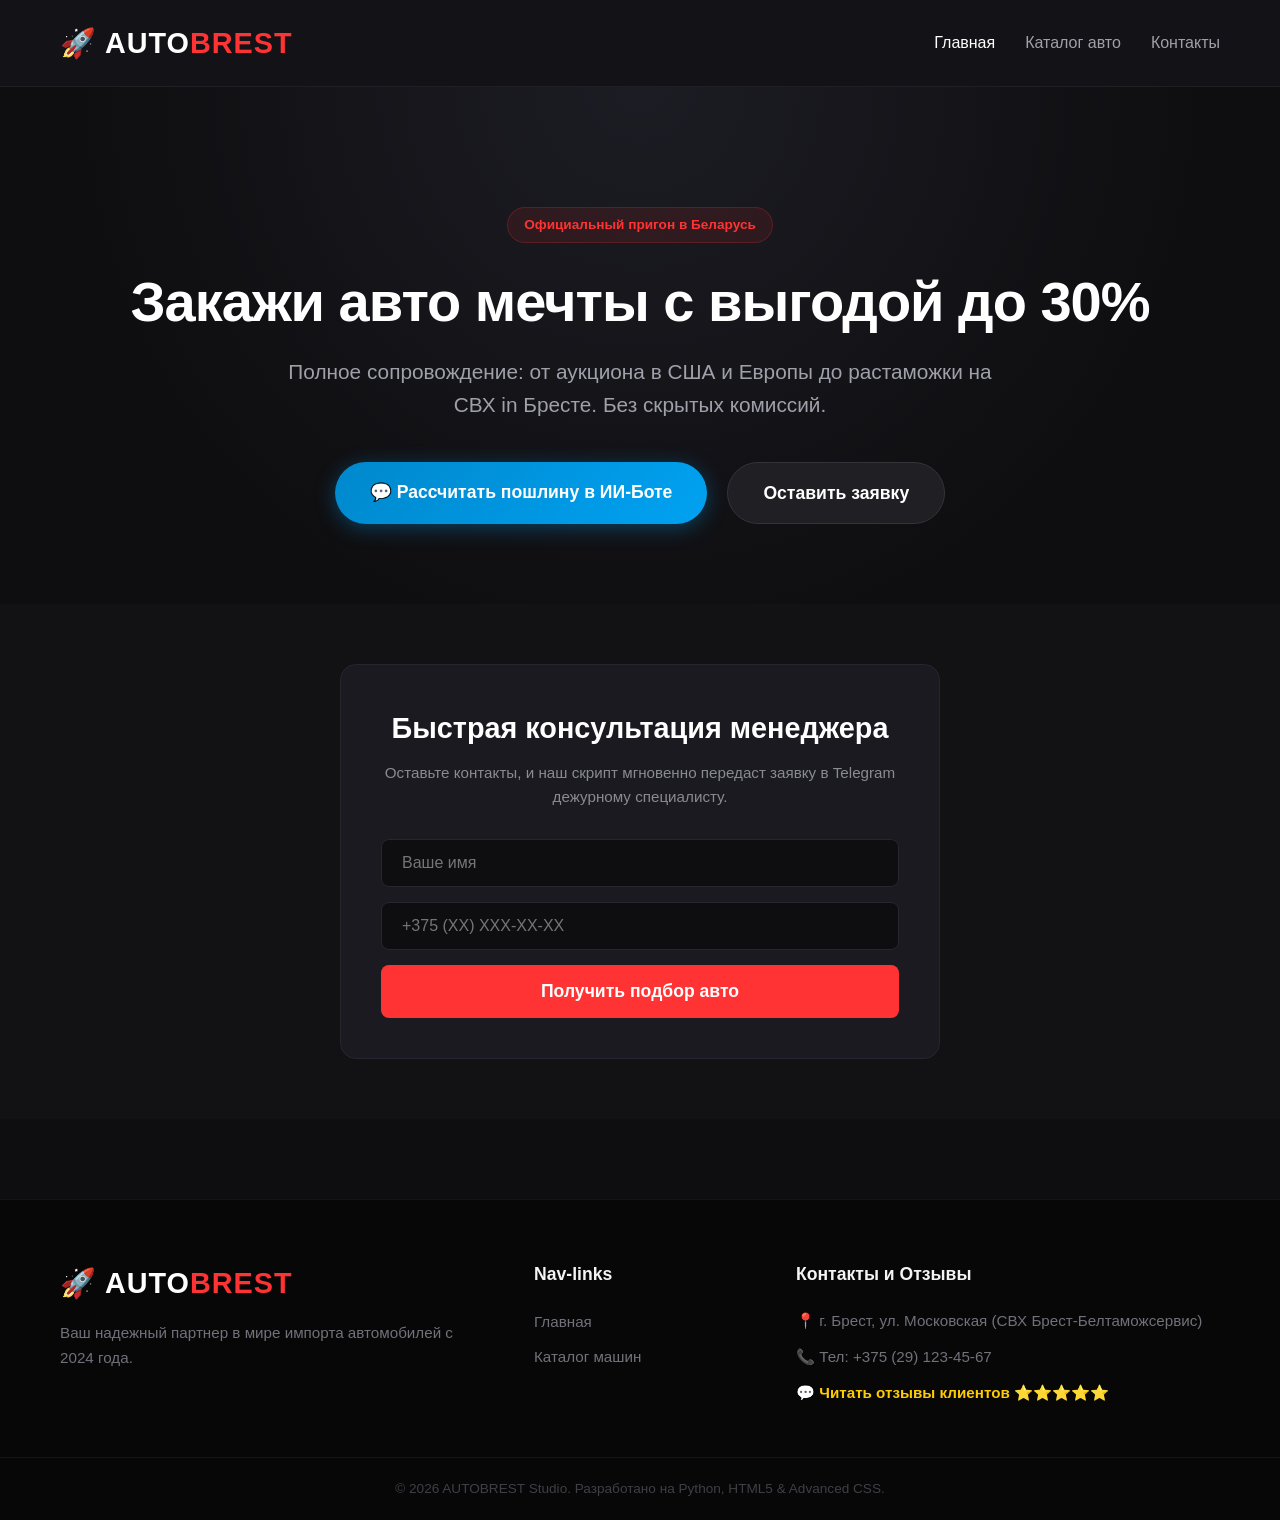
<file: index.html>
<!DOCTYPE html>
<html lang="ru">

<head>
    <meta charset="UTF-8">
    <meta name="viewport" content="width=device-width, initial-scale=1.0">
    <title>AUTOBREST | Премиум импорт авто из США и Европы</title>
    <link rel="stylesheet" href="style.css">
</head>

<body>

    <nav class="navbar">
        <div class="container nav-container">
            <a href="index.html" class="logo">🚀 AUTO<span>BREST</span></a>
            <ul class="nav-links">
                <li><a href="index.html" class="active">Главная</a></li>
                <li><a href="catalog.html">Каталог авто</a></li>
                <li><a href="#contacts">Контакты</a></li>
            </ul>
        </div>
    </nav>

    <header class="hero-section">
        <div class="container">
            <span class="badge">Официальный пригон в Беларусь</span>
            <h1>Закажи авто мечты с выгодой до 30%</h1>
            <p>Полное сопровождение: от аукциона в США и Европы до растаможки на СВХ in Бресте. Без скрытых комиссий.</p>

            <div class="cta-container">
                <a href="https://t.me/BrestAutoCalc_bot" target="_blank" class="btn-tg">
                    💬 Рассчитать пошлину в ИИ-Боте
                </a>
                <a href="#callback" class="btn-secondary">Оставить заявку</a>
            </div>
        </div>
    </header>

    <section id="callback" class="form-section">
        <div class="container">
            <div class="form-box">
                <h2>Быстрая консультация менеджера</h2>
                <p>Оставьте контакты, и наш скрипт мгновенно передаст заявку в Telegram дежурному специалисту.</p>

                <form class="lead-form" id="tgForm">
                    <input type="text" id="userName" placeholder="Ваше имя" required>
                    <input type="tel" id="userPhone" placeholder="+375 (XX) XXX-XX-XX" required>

                    <button type="submit" class="btn-submit">Получить подбор авто</button>
                </form>
            </div>
        </div>
    </section>

    <footer id="contacts" class="footer">
        <div class="container footer-grid">
            <div class="footer-brand">
                <h3 class="logo">🚀 AUTO<span>BREST</span></h3>
                <p>Ваш надежный партнер в мире импорта автомобилей с 2024 года.</p>
            </div>
            <div class="footer-links">
                <h4>Nav-links</h4>
                <ul>
                    <li><a href="index.html">Главная</a></li>
                    <li><a href="catalog.html">Каталог машин</a></li>
                </ul>
            </div>
            <div class="footer-contacts">
                <h4>Контакты и Отзывы</h4>
                <p>📍 г. Брест, ул. Московская (СВХ Брест-Белтаможсервис)</p>
                <p>📞 Тел: +375 (29) 123-45-67</p>
                <p>💬 <a href="#reviews" class="review-link">Читать отзывы клиентов ⭐⭐⭐⭐⭐</a></p>
            </div>
        </div>
        <div class="footer-bottom">
            <p>© 2026 AUTOBREST Studio. Разработано на Python, HTML5 & Advanced CSS.</p>
        </div>
    </footer>

<script>
        document.getElementById('tgForm').addEventListener('submit', async function (e) {
            e.preventDefault();

            const name = document.getElementById('userName').value;
            const phone = document.getElementById('userPhone').value;

            // Твои данные (проверь, чтобы внутри кавычек не было лишних пробелов в начале или конце!)
            const token = '8609052184:AAHbVMGESL_lXuJeRbd8TFoL4s8wpXPVOVg';
            const chatId = '5956812464';

            const messageText = `🚀 <b>СВЕЖАЯ ЗАЯВКА С САЙТА!</b>\n\n👤 <b>Имя:</b> ${name}\n📞 <b>Телефон:</b> ${phone}`;
            const url = `https://api.telegram.org/bot${token}/sendMessage`;

            try {
                const response = await fetch(url, {
                    method: 'POST',
                    headers: { 'Content-Type': 'application/json' },
                    body: JSON.stringify({
                        chat_id: chatId,
                        parse_mode: 'HTML',
                        text: messageText
                    })
                });

                const data = await response.json(); // Читаем ответ от Telegram

                if (response.ok) {
                    alert('Успешно! Заявка прилетела в твой Telegram.');
                    document.getElementById('tgForm').reset();
                } else {
                    // ЕСЛИ БУДЕТ ОШИБКА, ЭТОТ ПУНКТ ПОКАЖЕТ ЕЁ ТЕКСТОМ:
                    alert(`Telegram вернул ошибку: ${data.description} (Код: ${data.error_code})`);
                }
            } catch (error) {
                alert('Ошибка сети. Запрос вообще не дошел до Telegram. Проверь интернет или токен.');
            }
        });
    </script>

</body>

</html>
</file>
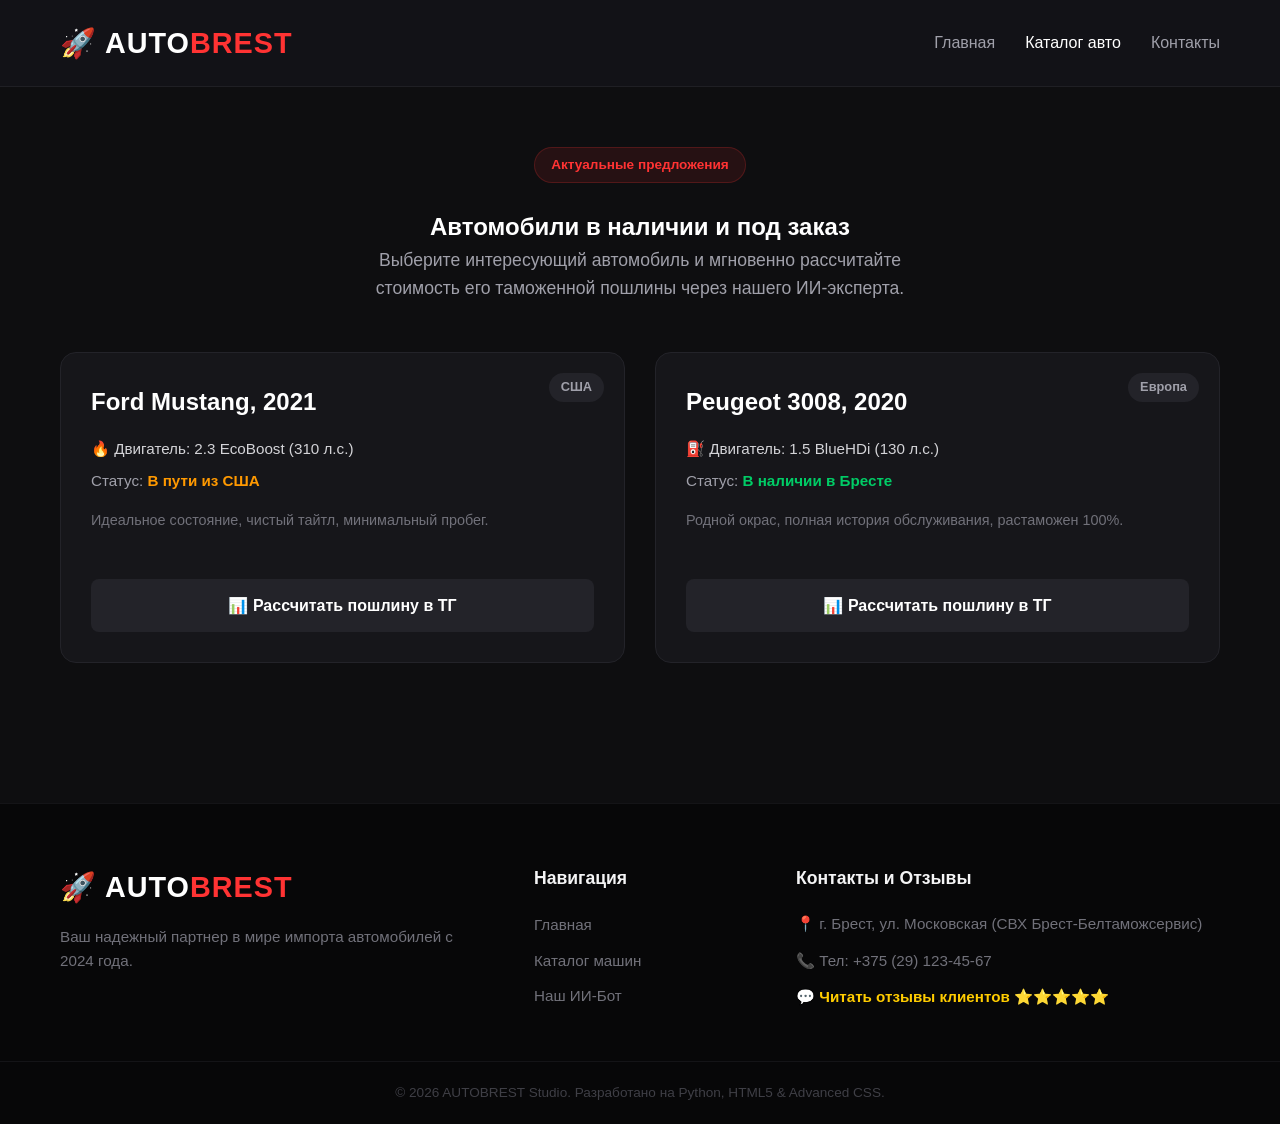
<file: catalog.html>
<!DOCTYPE html>
<html lang="ru">
<head>
    <meta charset="UTF-8">
    <meta name="viewport" content="width=device-width, initial-scale=1.0">
    <title>AUTOBREST | Каталог автомобилей под заказ</title>
    <link rel="stylesheet" href="style.css">
</head>
<body>

    <!-- Навигация -->
    <nav class="navbar">
        <div class="container nav-container">
            <a href="index.html" class="logo">🚀 AUTO<span>BREST</span></a>
            <ul class="nav-links">
                <li><a href="index.html">Главная</a></li>
                <li><a href="catalog.html" class="active">Каталог авто</a></li>
                <li><a href="#contacts">Контакты</a></li>
            </ul>
        </div>
    </nav>

    <!-- Раздел каталога -->
    <section class="catalog-section">
        <div class="container">
            <span class="badge">Актуальные предложения</span>
            <h2>Автомобили в наличии и под заказ</h2>
            <p class="catalog-subtitle">Выберите интересующий автомобиль и мгновенно рассчитайте стоимость его таможенной пошлины через нашего ИИ-эксперта.</p>
            
            <div class="grid">
                <!-- Карточка 1 -->
                <div class="card">
                    <div class="card-badge">США</div>
                    <h3>Ford Mustang, 2021</h3>
                    <p class="engine">🔥 Двигатель: 2.3 EcoBoost (310 л.с.)</p>
                    <p class="status">Статус: <span class="status-in-transit">В пути из США</span></p>
                    <p class="card-desc">Идеальное состояние, чистый тайтл, минимальный пробег.</p>
                    <a href="https://t.me/BrestAutoCalc_bot" target="_blank" class="btn-card">
                        📊 Рассчитать пошлину в ТГ
                    </a>
                </div>

                <!-- Карточка 2 -->
                <div class="card">
                    <div class="card-badge">Европа</div>
                    <h3>Peugeot 3008, 2020</h3>
                    <p class="engine">⛽ Двигатель: 1.5 BlueHDi (130 л.с.)</p>
                    <p class="status">Статус: <span class="status-ready">В наличии в Бресте</span></p>
                    <p class="card-desc">Родной окрас, полная история обслуживания, растаможен 100%.</p>
                    <a href="https://t.me/BrestAutoCalc_bot" target="_blank" class="btn-card">
                        📊 Рассчитать пошлину в ТГ
                    </a>
                </div>
            </div>
        </div>
    </section>

    <!-- Крутой черный футер (Подстилка) -->
    <footer id="contacts" class="footer">
        <div class="container footer-grid">
            <div class="footer-brand">
                <h3 class="logo">🚀 AUTO<span>BREST</span></h3>
                <p>Ваш надежный партнер в мире импорта автомобилей с 2024 года.</p>
            </div>
            <div class="footer-links">
                <h4>Навигация</h4>
                <ul>
                    <li><a href="index.html">Главная</a></li>
                    <li><a href="catalog.html">Каталог машин</a></li>
                    <li><a href="https://t.me/BrestAutoCalc_bot" target="_blank">Наш ИИ-Бот</a></li>
                </ul>
            </div>
            <div class="footer-contacts">
                <h4>Контакты и Отзывы</h4>
                <p>📍 г. Брест, ул. Московская (СВХ Брест-Белтаможсервис)</p>
                <p>📞 Тел: +375 (29) 123-45-67</p>
                <p>💬 <a href="#reviews" class="review-link">Читать отзывы клиентов ⭐⭐⭐⭐⭐</a></p>
            </div>
        </div>
        <div class="footer-bottom">
            <p>© 2026 AUTOBREST Studio. Разработано на Python, HTML5 & Advanced CSS.</p>
        </div>
    </footer>

</body>
</html>
</file>
<file: style.css>
/* Общие сбросы и шрифты */
* { box-sizing: border-box; margin: 0; padding: 0; scroll-behavior: smooth; }
body { font-family: 'Segoe UI', Arial, sans-serif; background-color: #0e0e10; color: #ffffff; line-height: 1.6; }
.container { max-width: 1200px; margin: 0 auto; padding: 0 20px; }

/* Навигация (Navbar) */
.navbar { background-color: rgba(20, 20, 25, 0.95); padding: 20px 0; position: sticky; top: 0; z-index: 1000; border-bottom: 1px solid #1f1f24; backdrop-filter: blur(10px); }
.nav-container { display: flex; justify-content: space-between; align-items: center; }
.logo { font-size: 1.8rem; font-weight: 800; color: #fff; text-decoration: none; letter-spacing: 1px; }
.logo span { color: #ff3333; }
.nav-links { list-style: none; display: flex; gap: 30px; }
.nav-links a { color: #a0a0aa; text-decoration: none; font-size: 1rem; font-weight: 500; transition: color 0.3s; }
.nav-links a.active, .nav-links a:hover { color: #ffffff; }

/* Главный баннер (Hero) */
.hero-section { padding: 120px 0 80px 0; text-align: center; background: radial-gradient(circle at top, #1c1c24 0%, #0e0e10 70%); }
.badge { display: inline-block; background-color: rgba(255, 51, 51, 0.1); color: #ff3333; padding: 6px 16px; border-radius: 20px; font-weight: 600; font-size: 0.85rem; margin-bottom: 25px; border: 1px solid rgba(255, 51, 51, 0.2); }
.hero-section h1 { font-size: 3.5rem; font-weight: 800; line-height: 1.2; margin-bottom: 20px; letter-spacing: -1px; }
.hero-section p { color: #a0a0aa; font-size: 1.3rem; max-width: 750px; margin: 0 auto 40px auto; }
.cta-container { display: flex; justify-content: center; gap: 20px; }

/* Кнопки */
.btn-tg { display: inline-block; background: linear-gradient(135deg, #0088cc, #00a2f2); color: #fff; text-decoration: none; padding: 16px 35px; font-weight: bold; font-size: 1.1rem; border-radius: 50px; box-shadow: 0 4px 20px rgba(0,136,204,0.4); transition: transform 0.2s, box-shadow 0.2s; }
.btn-tg:hover { transform: translateY(-2px); box-shadow: 0 6px 25px rgba(0,136,204,0.6); }
.btn-secondary { display: inline-block; background-color: #1f1f24; color: #fff; text-decoration: none; padding: 16px 35px; font-weight: bold; font-size: 1.1rem; border-radius: 50px; border: 1px solid #333339; transition: background 0.2s; }
.btn-secondary:hover { background-color: #2a2a32; }

/* Форма обратной связи */
.form-section { padding: 60px 0; background-color: #121215; }
.form-box { max-width: 600px; margin: 0 auto; background-color: #1a1a20; padding: 40px; border-radius: 16px; border: 1px solid #262630; text-align: center; }
.form-box h2 { font-size: 1.8rem; margin-bottom: 10px; }
.form-box p { color: #8a8a93; margin-bottom: 30px; font-size: 0.95rem; }
.lead-form { display: flex; flex-direction: column; gap: 15px; }
.lead-form input { padding: 14px 20px; border-radius: 8px; border: 1px solid #262630; background-color: #0e0e10; color: #fff; font-size: 1rem; }
.lead-form input:focus { border-color: #ff3333; outline: none; }
.btn-submit { background-color: #ff3333; color: #fff; border: none; padding: 16px; border-radius: 8px; font-weight: bold; font-size: 1.1rem; cursor: pointer; transition: background 0.2s; }
.btn-submit:hover { background-color: #e62e2e; }

/* ЧЕРНАЯ ПОДСТИЛКА (Футер) */
.footer { background-color: #070708; padding: 60px 0 20px 0; border-top: 1px solid #141417; margin-top: 80px; }
.footer-grid { display: grid; grid-template-columns: 2fr 1fr 2fr; gap: 50px; margin-bottom: 40px; text-align: left; }
.footer-brand p { color: #71717a; margin-top: 15px; font-size: 0.95rem; }
.footer-links h4, .footer-contacts h4 { font-size: 1.1rem; font-weight: 600; margin-bottom: 20px; color: #f4f4f5; }
.footer-links ul { list-style: none; }
.footer-links li { margin-bottom: 10px; }
.footer-links a { color: #71717a; text-decoration: none; transition: color 0.2s; font-size: 0.95rem; }
.footer-links a:hover { color: #fff; }
.footer-contacts p { color: #71717a; font-size: 0.95rem; margin-bottom: 12px; }
.review-link { color: #ffcc00; text-decoration: none; font-weight: 600; }
.review-link:hover { text-decoration: underline; }
.footer-bottom { border-top: 1px solid #141417; padding-top: 20px; text-align: center; color: #3f3f46; font-size: 0.85rem; }

/* Дополнительные стили для страницы каталога */
.catalog-subtitle { color: #a0a0aa; font-size: 1.1rem; max-width: 600px; margin: 0 auto 50px auto; text-align: center; }
.catalog-section { padding: 60px 0; text-align: center; }
.grid { display: flex; gap: 30px; margin-top: 40px; text-align: left; }
.card { background-color: #16161a; padding: 30px; border-radius: 16px; flex: 1; border: 1px solid #232329; position: relative; transition: transform 0.3s, border-color 0.3s; }
.card:hover { transform: translateY(-5px); border-color: #ff3333; }
.card-badge { position: absolute; top: 20px; right: 20px; background-color: #232329; padding: 4px 12px; border-radius: 20px; font-size: 0.8rem; font-weight: bold; color: #a0a0aa; }
.card h3 { font-size: 1.5rem; margin-bottom: 15px; font-weight: 700; }
.engine { color: #d4d4d8; font-size: 0.95rem; margin-bottom: 8px; }
.status { font-size: 0.95rem; margin-bottom: 15px; color: #a0a0aa; }
.status-in-transit { color: #ff9900; font-weight: 600; }
.status-ready { color: #00cc66; font-weight: 600; }
.card-desc { color: #71717a; font-size: 0.9rem; margin-bottom: 25px; min-height: 45px; }
.btn-card { display: block; text-align: center; background-color: #232329; color: #fff; text-decoration: none; padding: 14px; border-radius: 8px; font-weight: bold; transition: background 0.2s; }
.btn-card:hover { background-color: #ff3333; }
</file>
